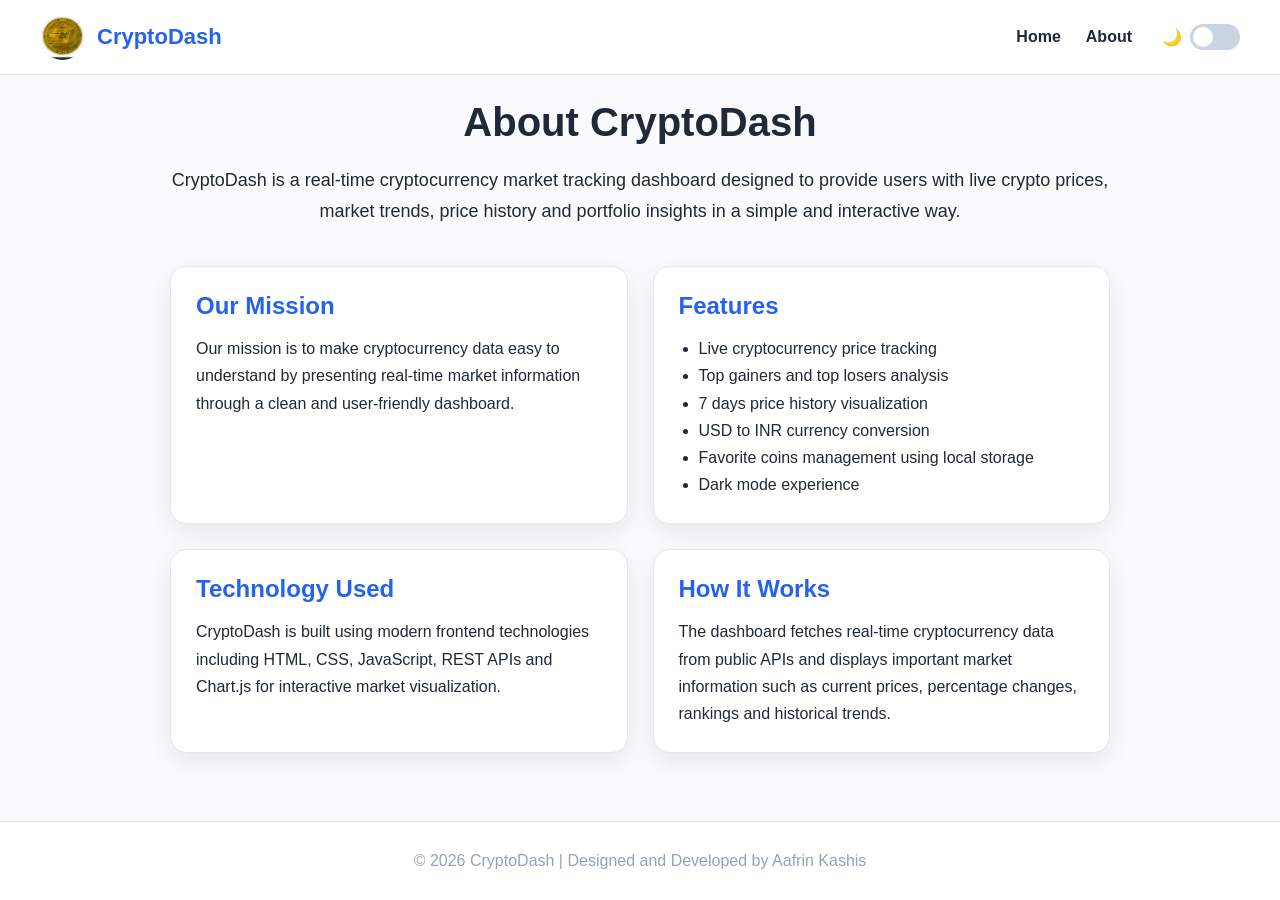
<file: about.html>
<!DOCTYPE html>
<html lang="en">
<head>
  <meta charset="UTF-8">
  <meta name="viewport" content="width=device-width, initial-scale=1.0">
  <title>About – CryptoDash</title>
  <link rel="stylesheet" href="css/base.css">
<link rel="stylesheet" href="css/layout.css">
<link rel="stylesheet" href="css/components.css">
</head>
<body>
  <div id="header"></div>
  <main class="about-page">

  <section class="about-hero">

    <h1>About CryptoDash</h1>

    <p>
      CryptoDash is a real-time cryptocurrency market tracking dashboard
      designed to provide users with live crypto prices, market trends,
      price history and portfolio insights in a simple and interactive way.
    </p>

  </section>


  <section class="about-content">

    <div class="about-card">

      <h2>Our Mission</h2>

      <p>
        Our mission is to make cryptocurrency data easy to understand by
        presenting real-time market information through a clean and
        user-friendly dashboard.
      </p>

    </div>


    <div class="about-card">

      <h2>Features</h2>

      <ul>

        <li>Live cryptocurrency price tracking</li>

        <li>Top gainers and top losers analysis</li>

        <li>7 days price history visualization</li>

        <li>USD to INR currency conversion</li>

        <li>Favorite coins management using local storage</li>

        <li>Dark mode experience</li>

      </ul>

    </div>


    <div class="about-card">

      <h2>Technology Used</h2>

      <p>
        CryptoDash is built using modern frontend technologies including
        HTML, CSS, JavaScript, REST APIs and Chart.js for interactive
        market visualization.
      </p>

    </div>


    <div class="about-card">

      <h2>How It Works</h2>

      <p>
        The dashboard fetches real-time cryptocurrency data from public APIs
        and displays important market information such as current prices,
        percentage changes, rankings and historical trends.
      </p>

    </div>

  </section>

</main>
  <div id="footer"></div>
  <script src="js/loader.js"></script>
</body>
</html>
</file>
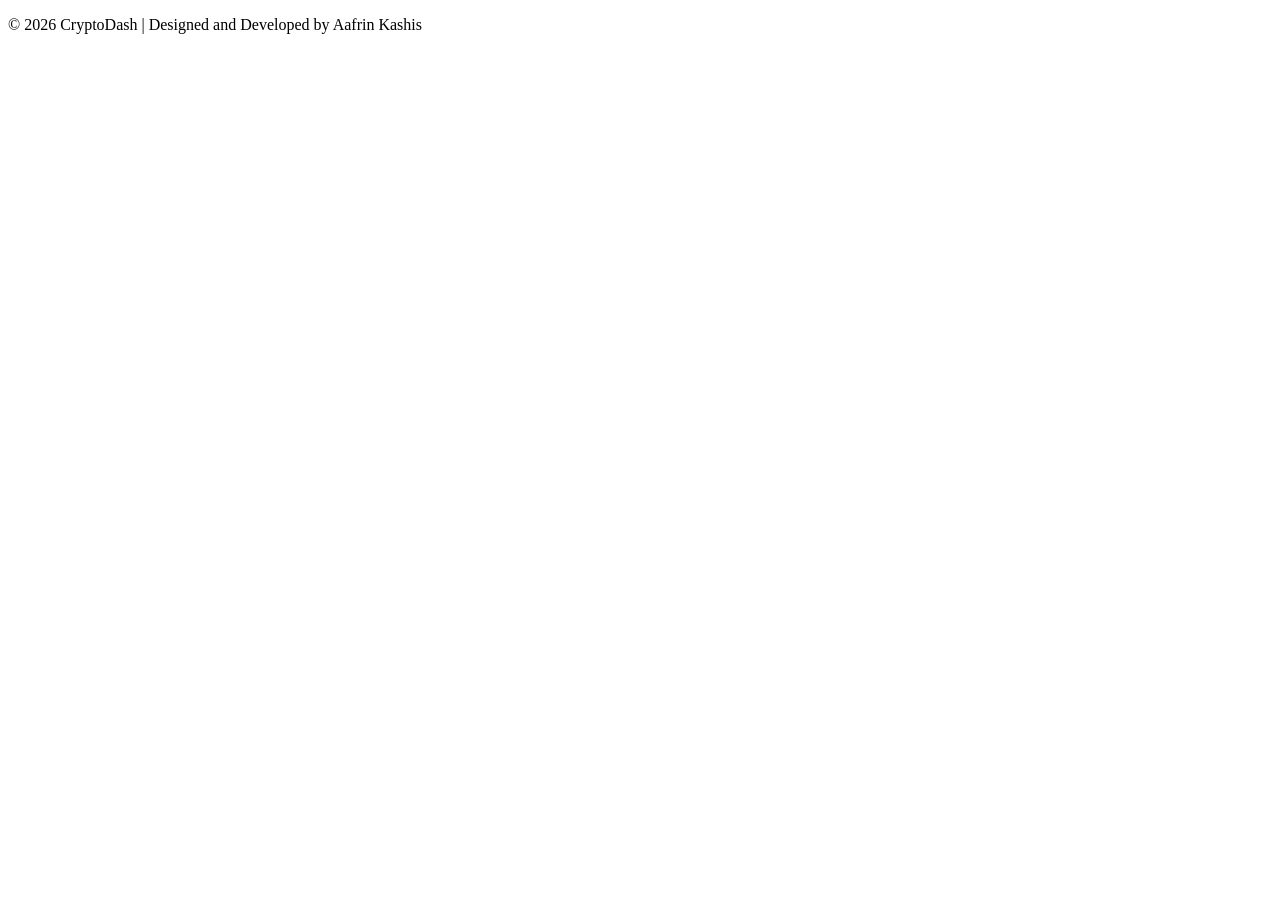
<file: components/footer.html>
<!DOCTYPE html>
<html lang="en">
<head>
    <meta charset="UTF-8">
    <meta name="viewport" content="width=device-width, initial-scale=1.0">
    <title>Document</title>
</head>
<body>

    <footer class="footer">

  <div class="footer-content">


    <div class="footer-bottom">

      <p>
        © 2026 CryptoDash | Designed and Developed by Aafrin Kashis
      </p>

    </div>

  </div>

</footer>
    
</body>
</html>
</file>
<file: css/base.css>
*{
  margin:0;
  padding:0;
  box-sizing:border-box;
}

:root{

  --bg-color:#f8fafc;
  --text-color:#1f2937;
  --card-bg:#ffffff;
  --border-color:#e5e7eb;
  --primary:#2563eb;
  --secondary-text:#64748b;
  --shadow:0 8px 25px rgba(0,0,0,0.08);

}



body{

  font-family:Arial, Helvetica, sans-serif;
  background:var(--bg-color);
  color:var(--text-color);
  transition:0.3s ease;

  min-height:100vh;
  display:flex;
  flex-direction:column;

}



body.dark{

  --bg-color:#020617;
  --text-color:#f8fafc;
  --card-bg:#111827;
  --border-color:#334155;
  --primary:#60a5fa;
  --secondary-text:#cbd5e1;
  --shadow:0 10px 30px rgba(0,0,0,0.4);

}



a{

  text-decoration:none;
  color:inherit;

}


img{

  max-width:100%;
  display:block;

}


button{

  font-family:inherit;

}
</file>
<file: css/layout.css>
.navbar{

  width:100%;
  height:75px;
  padding:0 40px;

  display:flex;
  align-items:center;
  justify-content:space-between;

  background:var(--card-bg);

  border-bottom:1px solid var(--border-color);

  

  position:fixed;
  top:0;
  left:0;


  z-index:1000;

  backdrop-filter:blur(10px);

}



.logo-section{

  display:flex;
  align-items:center;

}



.logo-link{

  display:flex;
  align-items:center;
  gap:12px;

}



.nav-right{

  display:flex;
  align-items:center;
  gap:30px;

}



.nav-links{

  display:flex;
  gap:25px;

}



.footer{

  /* margin-top:auto; */
  width:100%;

  padding:30px 40px;

  background:var(--card-bg);

  border-top:1px solid var(--border-color);

}



.footer-content{

  display:flex;
  flex-direction:column;
  justify-content:center;
  align-items:center;
  text-align:center;
  gap:20px;

}



.footer-links{

  display:flex;
  gap:20px;

}



@media(max-width:700px){

.navbar{

  height:45px;
  padding:5px 6px;
  flex-wrap:nowrap;
  gap:2px;

}


.logo{

  width:22px;
  height:22px;

}


.logo-text{

  font-size:4px;
  white-space:nowrap;

}


.nav-right{

  width:auto;
  margin-left:auto;
  gap:3px;

}


.nav-links{

  gap:4px;
  white-space:nowrap;

}


.nav-link{

  font-size:9px;

}


.theme-toggle{

  gap:2px;

}


.switch{

  width:26px;
  height:16px;

}


.slider::before{

  width:10px;
  height:10px;
  top:3px;
  left:3px;

}


.switch input:checked + .slider::before{

  transform:translateX(10px);

}


.footer-content{

  flex-direction:column;
  text-align:center;

}


.about-page{

  padding-top:80px;

}


.dashboard{

  padding-top:80px;

}

}

.about-page{

  max-width:1000px;
  margin:auto;
  padding:100px 30px 50px;

}


.about-hero{

  text-align:center;
  margin-bottom:40px;

}


.about-hero h1{

  font-size:40px;
  margin-bottom:20px;

}


.about-hero p{

  font-size:18px;
  line-height:1.7;

}


.about-content{

  display:grid;
  grid-template-columns:repeat(2,1fr);
  gap:25px;

}


.about-card{

  background:var(--card-bg);
  padding:25px;
  border-radius:16px;
  border:1px solid var(--border-color);
  box-shadow:var(--shadow);

}


.about-card h2{

  margin-bottom:15px;
  color:var(--primary);

}


.about-card p,
.about-card li{

  line-height:1.7;

}


.about-card ul{

  padding-left:20px;

}


@media(max-width:700px){

.about-content{

  grid-template-columns:1fr;

}

}

main{

  flex:1;

}
</file>
<file: css/components.css>
.logo{

  width:45px;
  height:45px;
  border-radius:50%;

  transition:0.3s;

}


.logo:hover{

  transform:rotate(10deg) scale(1.08);

}



.logo-text{

  font-size:22px;
  font-weight:700;
  color:var(--primary);

}



.nav-link{

  font-size:16px;
  font-weight:600;

  position:relative;

}



.nav-link::after{

  content:"";
  position:absolute;

  left:0;
  bottom:-8px;

  width:0;
  height:3px;

  background:var(--primary);

  transition:0.3s;

}



.nav-link:hover::after{

  width:100%;

}



.theme-toggle{

  display:flex;
  align-items:center;
  gap:8px;

}



.switch{

  position:relative;

  width:50px;
  height:26px;

}



.switch input{

  display:none;

}



.slider{

  position:absolute;

  inset:0;

  background:#cbd5e1;

  border-radius:30px;

  cursor:pointer;

  transition:0.3s;

}



.slider::before{

  content:"";

  position:absolute;

  width:20px;
  height:20px;

  left:3px;
  top:3px;

  background:white;

  border-radius:50%;

  transition:0.3s;

}



.switch input:checked + .slider{

  background:#2563eb;

}



.switch input:checked + .slider::before{

  transform:translateX(24px);

}



.footer h3{

  color:var(--primary);

  font-size:22px;

}



.footer p{

  color:#94a3b8;

}



.footer-links a{

  font-weight:600;

  transition:0.3s;

}



.footer-links a:hover{

  color:var(--primary);

}

body.dark .nav-link{

  color:#f8fafc;

}


body.dark .footer p{

  color:#cbd5e1;

}


body.dark .footer-links a{

  color:#f8fafc;

}


body.dark .logo-text{

  color:#60a5fa;

}
</file>
